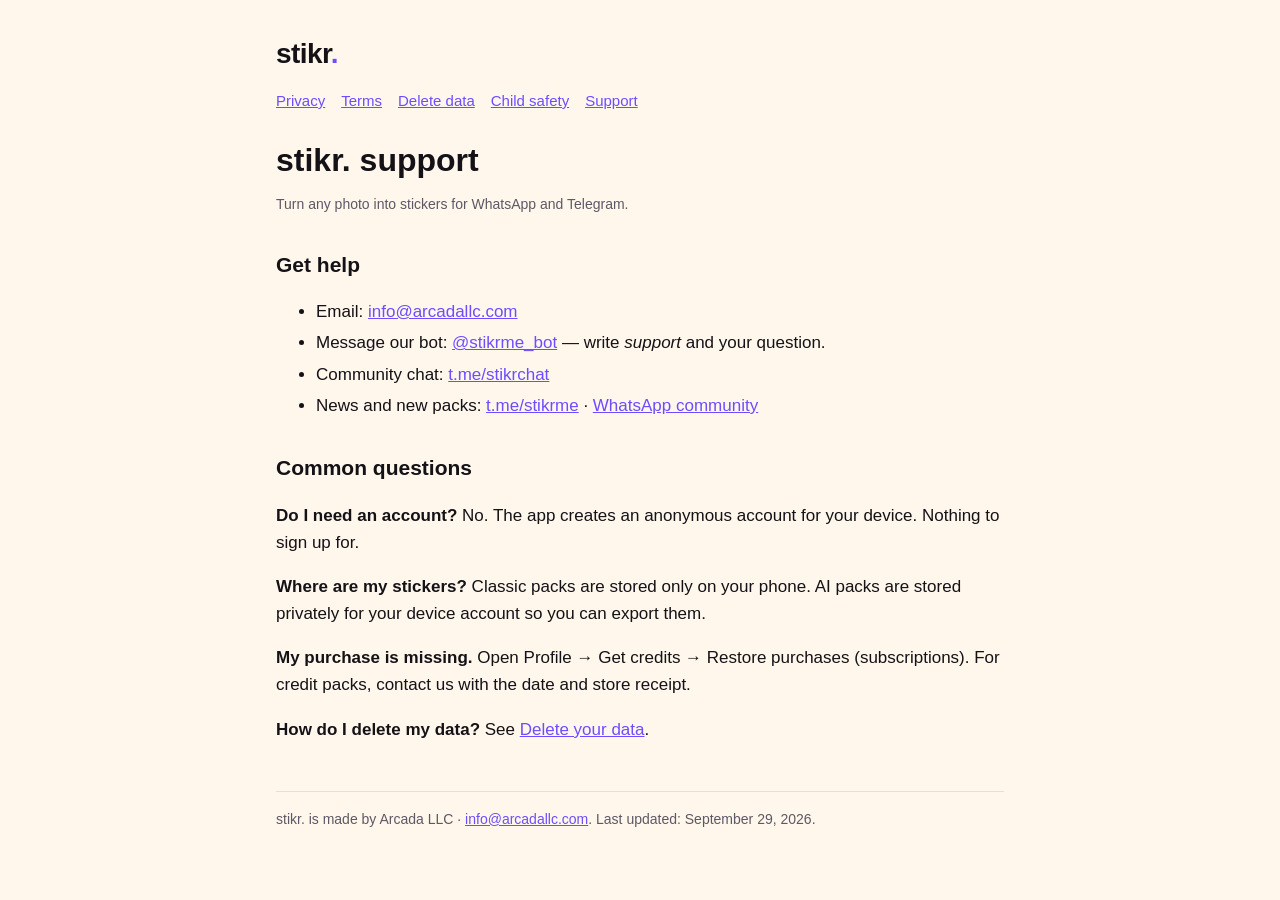
<file: index.html>
<!doctype html><html lang="en"><head><meta charset="utf-8"><meta name="viewport" content="width=device-width,initial-scale=1"><title>Support — stikr.</title><link rel="stylesheet" href="style.css"></head><body><main><header><a href="./">stikr<span>.</span></a></header><nav><a href="privacy.html">Privacy</a><a href="terms.html">Terms</a><a href="delete-data.html">Delete data</a><a href="child-safety.html">Child safety</a><a href="./">Support</a></nav>
<h1>stikr. support</h1><p class="meta">Turn any photo into stickers for WhatsApp and Telegram.</p>
<h2>Get help</h2><ul><li>Email: <a href="mailto:info@arcadallc.com">info@arcadallc.com</a></li><li>Message our bot: <a href="https://t.me/stikrme_bot">@stikrme_bot</a> — write <em>support</em> and your question.</li><li>Community chat: <a href="https://t.me/stikrchat">t.me/stikrchat</a></li><li>News and new packs: <a href="https://t.me/stikrme">t.me/stikrme</a> · <a href="https://chat.whatsapp.com/JNlnSFsBbLzDxJist9N4ZI">WhatsApp community</a></li></ul>
<h2>Common questions</h2><p><strong>Do I need an account?</strong> No. The app creates an anonymous account for your device. Nothing to sign up for.</p><p><strong>Where are my stickers?</strong> Classic packs are stored only on your phone. AI packs are stored privately for your device account so you can export them.</p><p><strong>My purchase is missing.</strong> Open Profile → Get credits → Restore purchases (subscriptions). For credit packs, contact us with the date and store receipt.</p><p><strong>How do I delete my data?</strong> See <a href="delete-data.html">Delete your data</a>.</p>
<footer>stikr. is made by Arcada LLC · <a href="mailto:info@arcadallc.com">info@arcadallc.com</a>. Last updated: September 29, 2026.</footer></main></body></html>
</file>
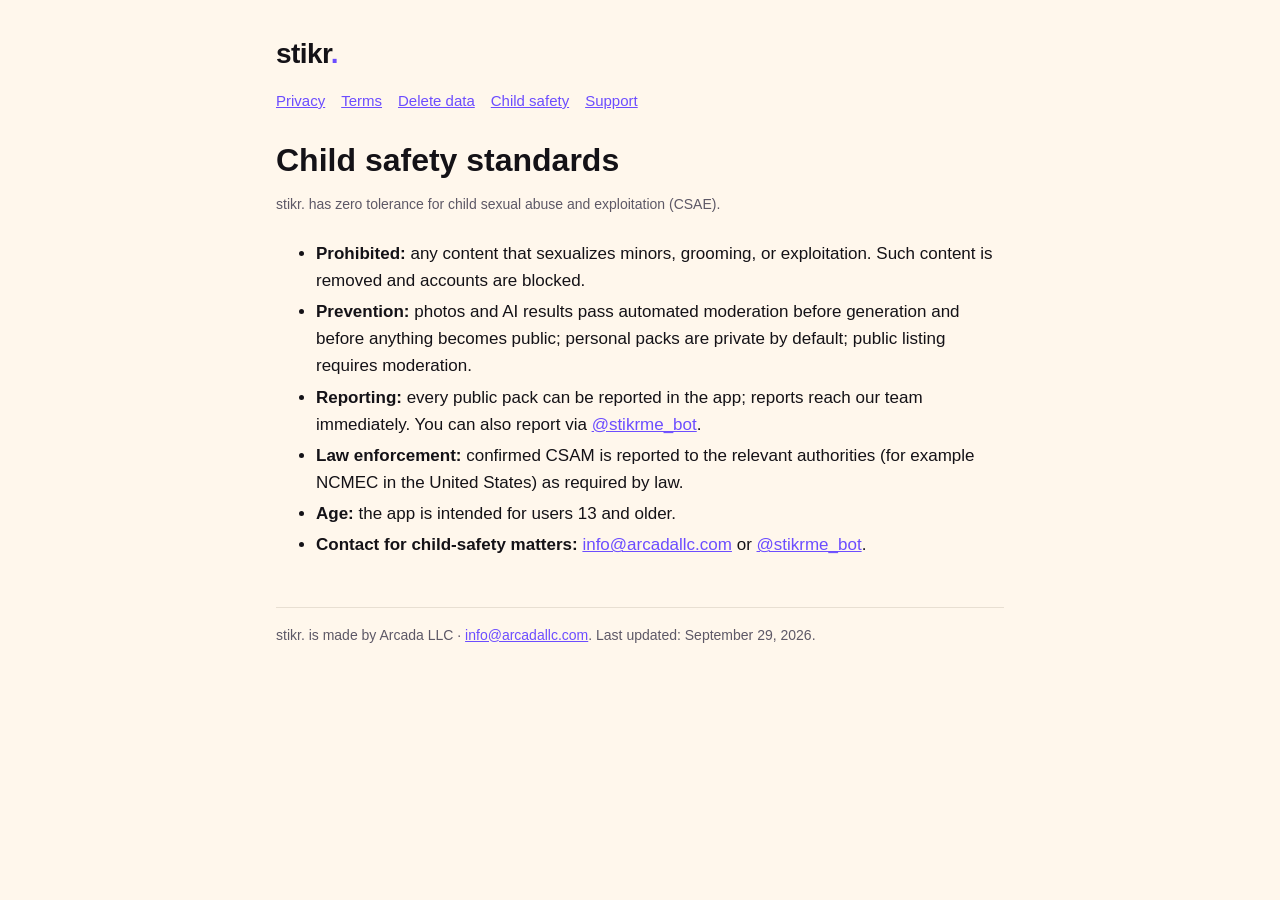
<file: child-safety.html>
<!doctype html><html lang="en"><head><meta charset="utf-8"><meta name="viewport" content="width=device-width,initial-scale=1"><title>Child safety standards — stikr.</title><link rel="stylesheet" href="style.css"></head><body><main><header><a href="./">stikr<span>.</span></a></header><nav><a href="privacy.html">Privacy</a><a href="terms.html">Terms</a><a href="delete-data.html">Delete data</a><a href="child-safety.html">Child safety</a><a href="./">Support</a></nav>
<h1>Child safety standards</h1><p class="meta">stikr. has zero tolerance for child sexual abuse and exploitation (CSAE).</p>
<ul><li><strong>Prohibited:</strong> any content that sexualizes minors, grooming, or exploitation. Such content is removed and accounts are blocked.</li><li><strong>Prevention:</strong> photos and AI results pass automated moderation before generation and before anything becomes public; personal packs are private by default; public listing requires moderation.</li><li><strong>Reporting:</strong> every public pack can be reported in the app; reports reach our team immediately. You can also report via <a href="https://t.me/stikrme_bot">@stikrme_bot</a>.</li><li><strong>Law enforcement:</strong> confirmed CSAM is reported to the relevant authorities (for example NCMEC in the United States) as required by law.</li><li><strong>Age:</strong> the app is intended for users 13 and older.</li><li><strong>Contact for child-safety matters:</strong> <a href="mailto:info@arcadallc.com?subject=Child%20safety">info@arcadallc.com</a> or <a href="https://t.me/stikrme_bot">@stikrme_bot</a>.</li></ul>
<footer>stikr. is made by Arcada LLC · <a href="mailto:info@arcadallc.com">info@arcadallc.com</a>. Last updated: September 29, 2026.</footer></main></body></html>
</file>
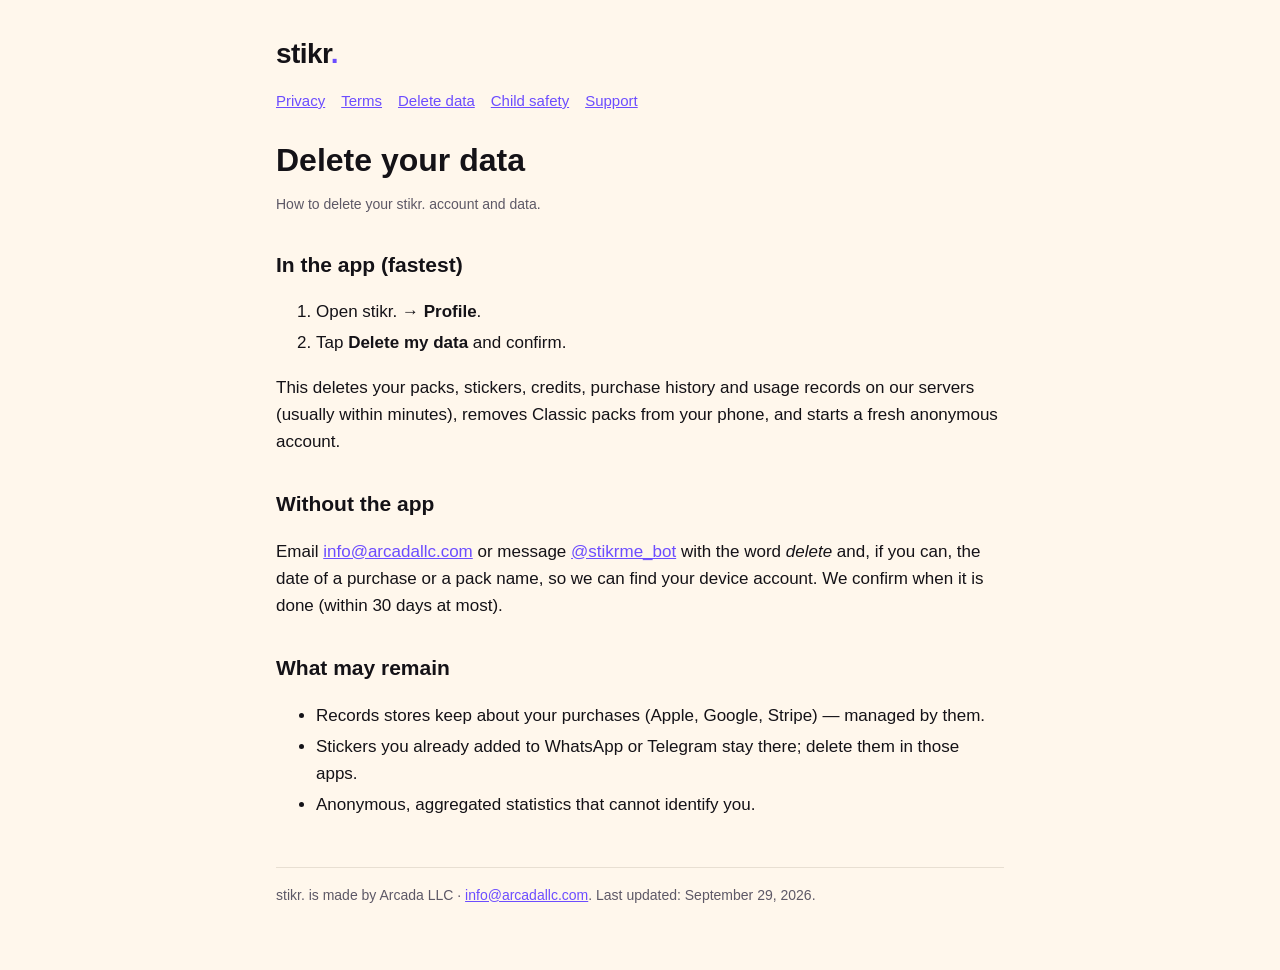
<file: delete-data.html>
<!doctype html><html lang="en"><head><meta charset="utf-8"><meta name="viewport" content="width=device-width,initial-scale=1"><title>Delete your data — stikr.</title><link rel="stylesheet" href="style.css"></head><body><main><header><a href="./">stikr<span>.</span></a></header><nav><a href="privacy.html">Privacy</a><a href="terms.html">Terms</a><a href="delete-data.html">Delete data</a><a href="child-safety.html">Child safety</a><a href="./">Support</a></nav>
<h1>Delete your data</h1><p class="meta">How to delete your stikr. account and data.</p>
<h2>In the app (fastest)</h2><ol><li>Open stikr. → <strong>Profile</strong>.</li><li>Tap <strong>Delete my data</strong> and confirm.</li></ol><p>This deletes your packs, stickers, credits, purchase history and usage records on our servers (usually within minutes), removes Classic packs from your phone, and starts a fresh anonymous account.</p>
<h2>Without the app</h2><p>Email <a href="mailto:info@arcadallc.com?subject=Delete%20my%20stikr.%20data">info@arcadallc.com</a> or message <a href="https://t.me/stikrme_bot">@stikrme_bot</a> with the word <em>delete</em> and, if you can, the date of a purchase or a pack name, so we can find your device account. We confirm when it is done (within 30 days at most).</p>
<h2>What may remain</h2><ul><li>Records stores keep about your purchases (Apple, Google, Stripe) — managed by them.</li><li>Stickers you already added to WhatsApp or Telegram stay there; delete them in those apps.</li><li>Anonymous, aggregated statistics that cannot identify you.</li></ul>
<footer>stikr. is made by Arcada LLC · <a href="mailto:info@arcadallc.com">info@arcadallc.com</a>. Last updated: September 29, 2026.</footer></main></body></html>
</file>
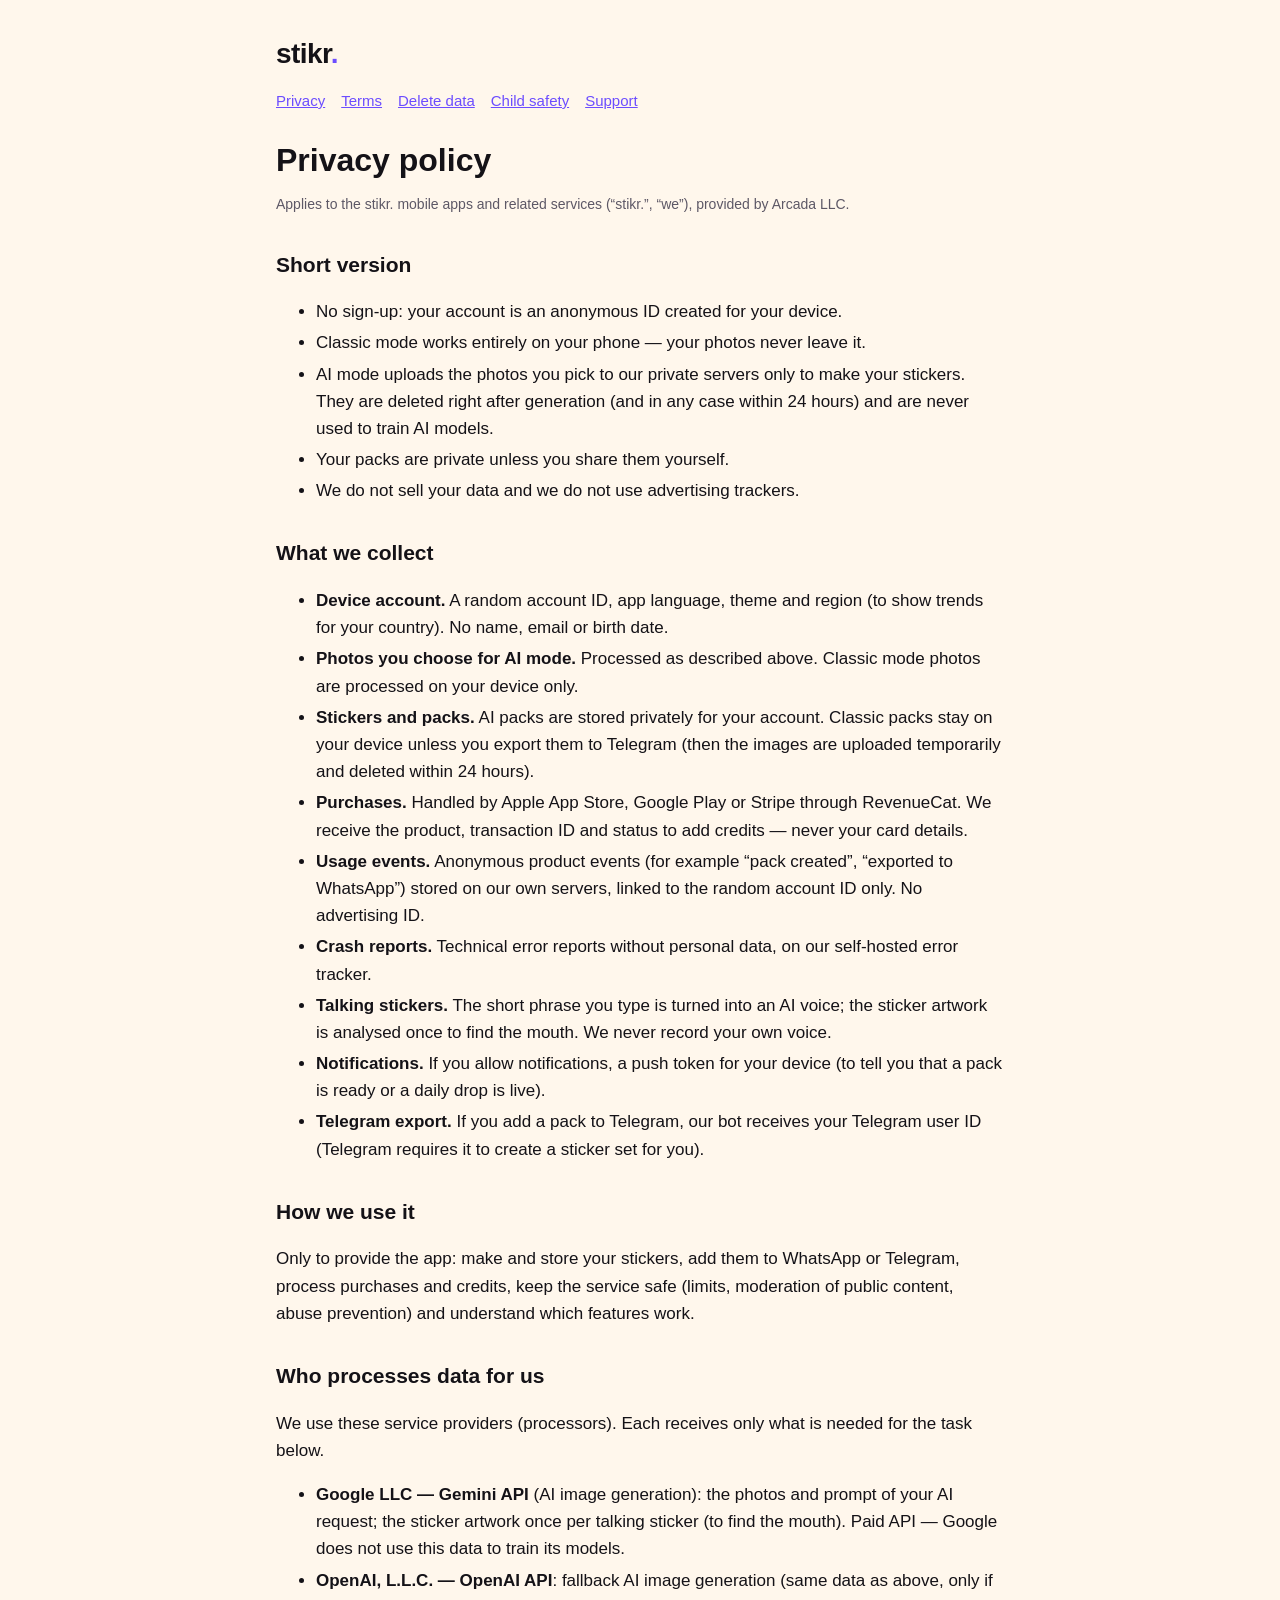
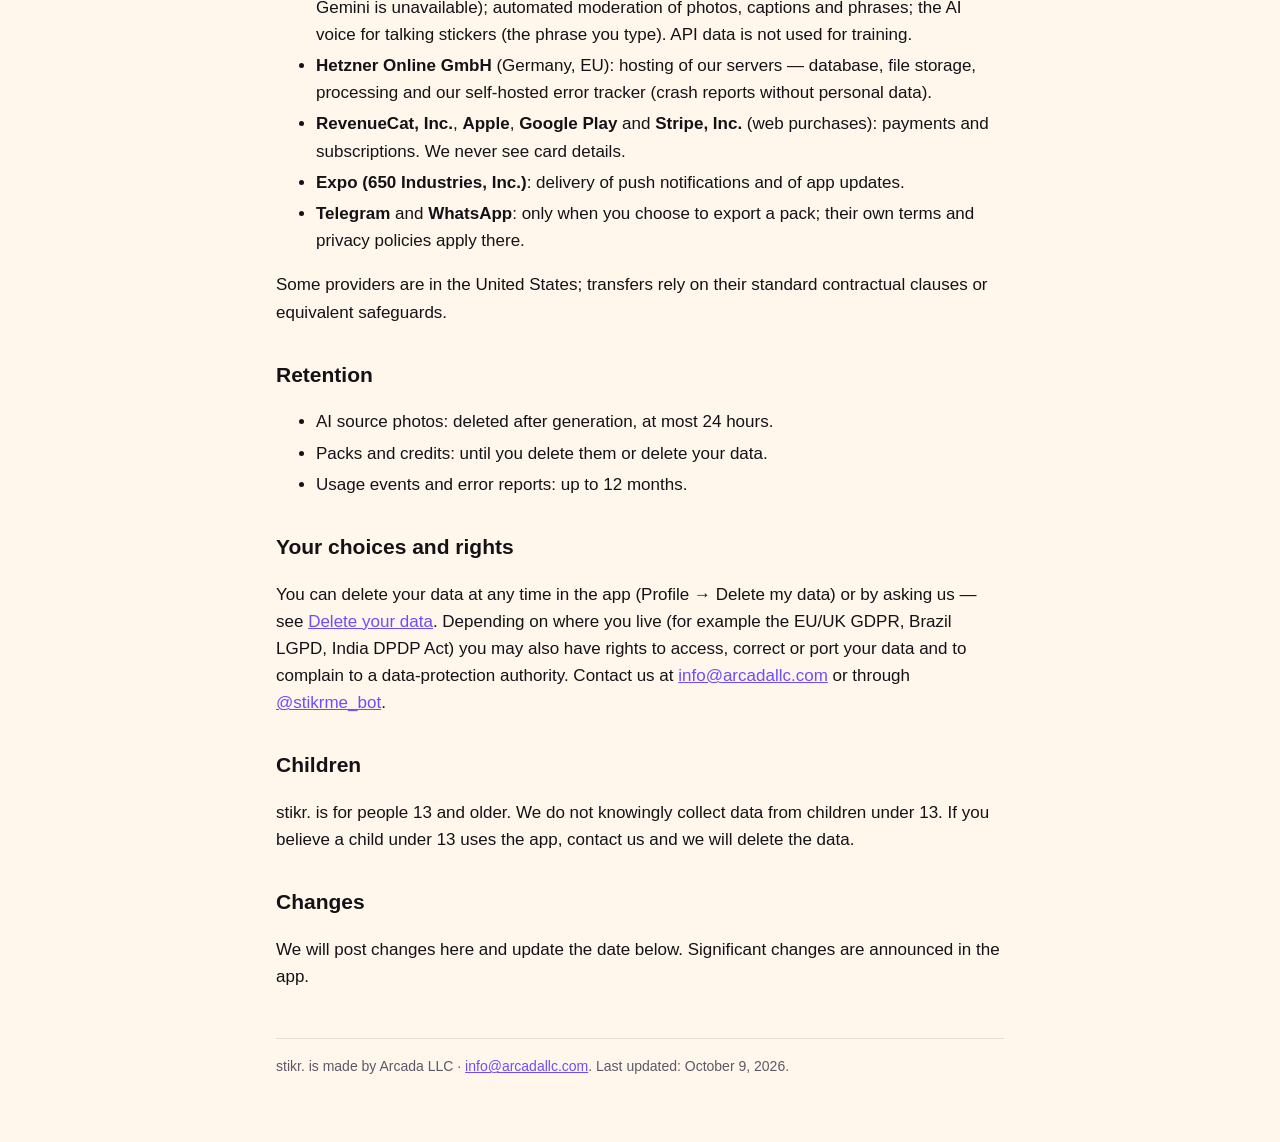
<file: privacy.html>
<!doctype html><html lang="en"><head><meta charset="utf-8"><meta name="viewport" content="width=device-width,initial-scale=1"><title>Privacy policy — stikr.</title><link rel="stylesheet" href="style.css"></head><body><main><header><a href="./">stikr<span>.</span></a></header><nav><a href="privacy.html">Privacy</a><a href="terms.html">Terms</a><a href="delete-data.html">Delete data</a><a href="child-safety.html">Child safety</a><a href="./">Support</a></nav>
<h1>Privacy policy</h1><p class="meta">Applies to the stikr. mobile apps and related services (“stikr.”, “we”), provided by Arcada LLC.</p>
<h2>Short version</h2><ul><li>No sign-up: your account is an anonymous ID created for your device.</li><li>Classic mode works entirely on your phone — your photos never leave it.</li><li>AI mode uploads the photos you pick to our private servers only to make your stickers. They are deleted right after generation (and in any case within 24 hours) and are never used to train AI models.</li><li>Your packs are private unless you share them yourself.</li><li>We do not sell your data and we do not use advertising trackers.</li></ul>
<h2>What we collect</h2><ul><li><strong>Device account.</strong> A random account ID, app language, theme and region (to show trends for your country). No name, email or birth date.</li><li><strong>Photos you choose for AI mode.</strong> Processed as described above. Classic mode photos are processed on your device only.</li><li><strong>Stickers and packs.</strong> AI packs are stored privately for your account. Classic packs stay on your device unless you export them to Telegram (then the images are uploaded temporarily and deleted within 24 hours).</li><li><strong>Purchases.</strong> Handled by Apple App Store, Google Play or Stripe through RevenueCat. We receive the product, transaction ID and status to add credits — never your card details.</li><li><strong>Usage events.</strong> Anonymous product events (for example “pack created”, “exported to WhatsApp”) stored on our own servers, linked to the random account ID only. No advertising ID.</li><li><strong>Crash reports.</strong> Technical error reports without personal data, on our self-hosted error tracker.</li><li><strong>Talking stickers.</strong> The short phrase you type is turned into an AI voice; the sticker artwork is analysed once to find the mouth. We never record your own voice.</li><li><strong>Notifications.</strong> If you allow notifications, a push token for your device (to tell you that a pack is ready or a daily drop is live).</li><li><strong>Telegram export.</strong> If you add a pack to Telegram, our bot receives your Telegram user ID (Telegram requires it to create a sticker set for you).</li></ul>
<h2>How we use it</h2><p>Only to provide the app: make and store your stickers, add them to WhatsApp or Telegram, process purchases and credits, keep the service safe (limits, moderation of public content, abuse prevention) and understand which features work.</p>
<h2>Who processes data for us</h2><p>We use these service providers (processors). Each receives only what is needed for the task below.</p><ul><li><strong>Google LLC — Gemini API</strong> (AI image generation): the photos and prompt of your AI request; the sticker artwork once per talking sticker (to find the mouth). Paid API — Google does not use this data to train its models.</li><li><strong>OpenAI, L.L.C. — OpenAI API</strong>: fallback AI image generation (same data as above, only if Gemini is unavailable); automated moderation of photos, captions and phrases; the AI voice for talking stickers (the phrase you type). API data is not used for training.</li><li><strong>Hetzner Online GmbH</strong> (Germany, EU): hosting of our servers — database, file storage, processing and our self-hosted error tracker (crash reports without personal data).</li><li><strong>RevenueCat, Inc.</strong>, <strong>Apple</strong>, <strong>Google Play</strong> and <strong>Stripe, Inc.</strong> (web purchases): payments and subscriptions. We never see card details.</li><li><strong>Expo (650 Industries, Inc.)</strong>: delivery of push notifications and of app updates.</li><li><strong>Telegram</strong> and <strong>WhatsApp</strong>: only when you choose to export a pack; their own terms and privacy policies apply there.</li></ul><p>Some providers are in the United States; transfers rely on their standard contractual clauses or equivalent safeguards.</p>
<h2>Retention</h2><ul><li>AI source photos: deleted after generation, at most 24 hours.</li><li>Packs and credits: until you delete them or delete your data.</li><li>Usage events and error reports: up to 12 months.</li></ul>
<h2>Your choices and rights</h2><p>You can delete your data at any time in the app (Profile → Delete my data) or by asking us — see <a href="delete-data.html">Delete your data</a>. Depending on where you live (for example the EU/UK GDPR, Brazil LGPD, India DPDP Act) you may also have rights to access, correct or port your data and to complain to a data-protection authority. Contact us at <a href="mailto:info@arcadallc.com">info@arcadallc.com</a> or through <a href="https://t.me/stikrme_bot">@stikrme_bot</a>.</p>
<h2>Children</h2><p>stikr. is for people 13 and older. We do not knowingly collect data from children under 13. If you believe a child under 13 uses the app, contact us and we will delete the data.</p>
<h2>Changes</h2><p>We will post changes here and update the date below. Significant changes are announced in the app.</p>
<footer>stikr. is made by Arcada LLC · <a href="mailto:info@arcadallc.com">info@arcadallc.com</a>. Last updated: October 9, 2026.</footer></main></body></html>
</file>
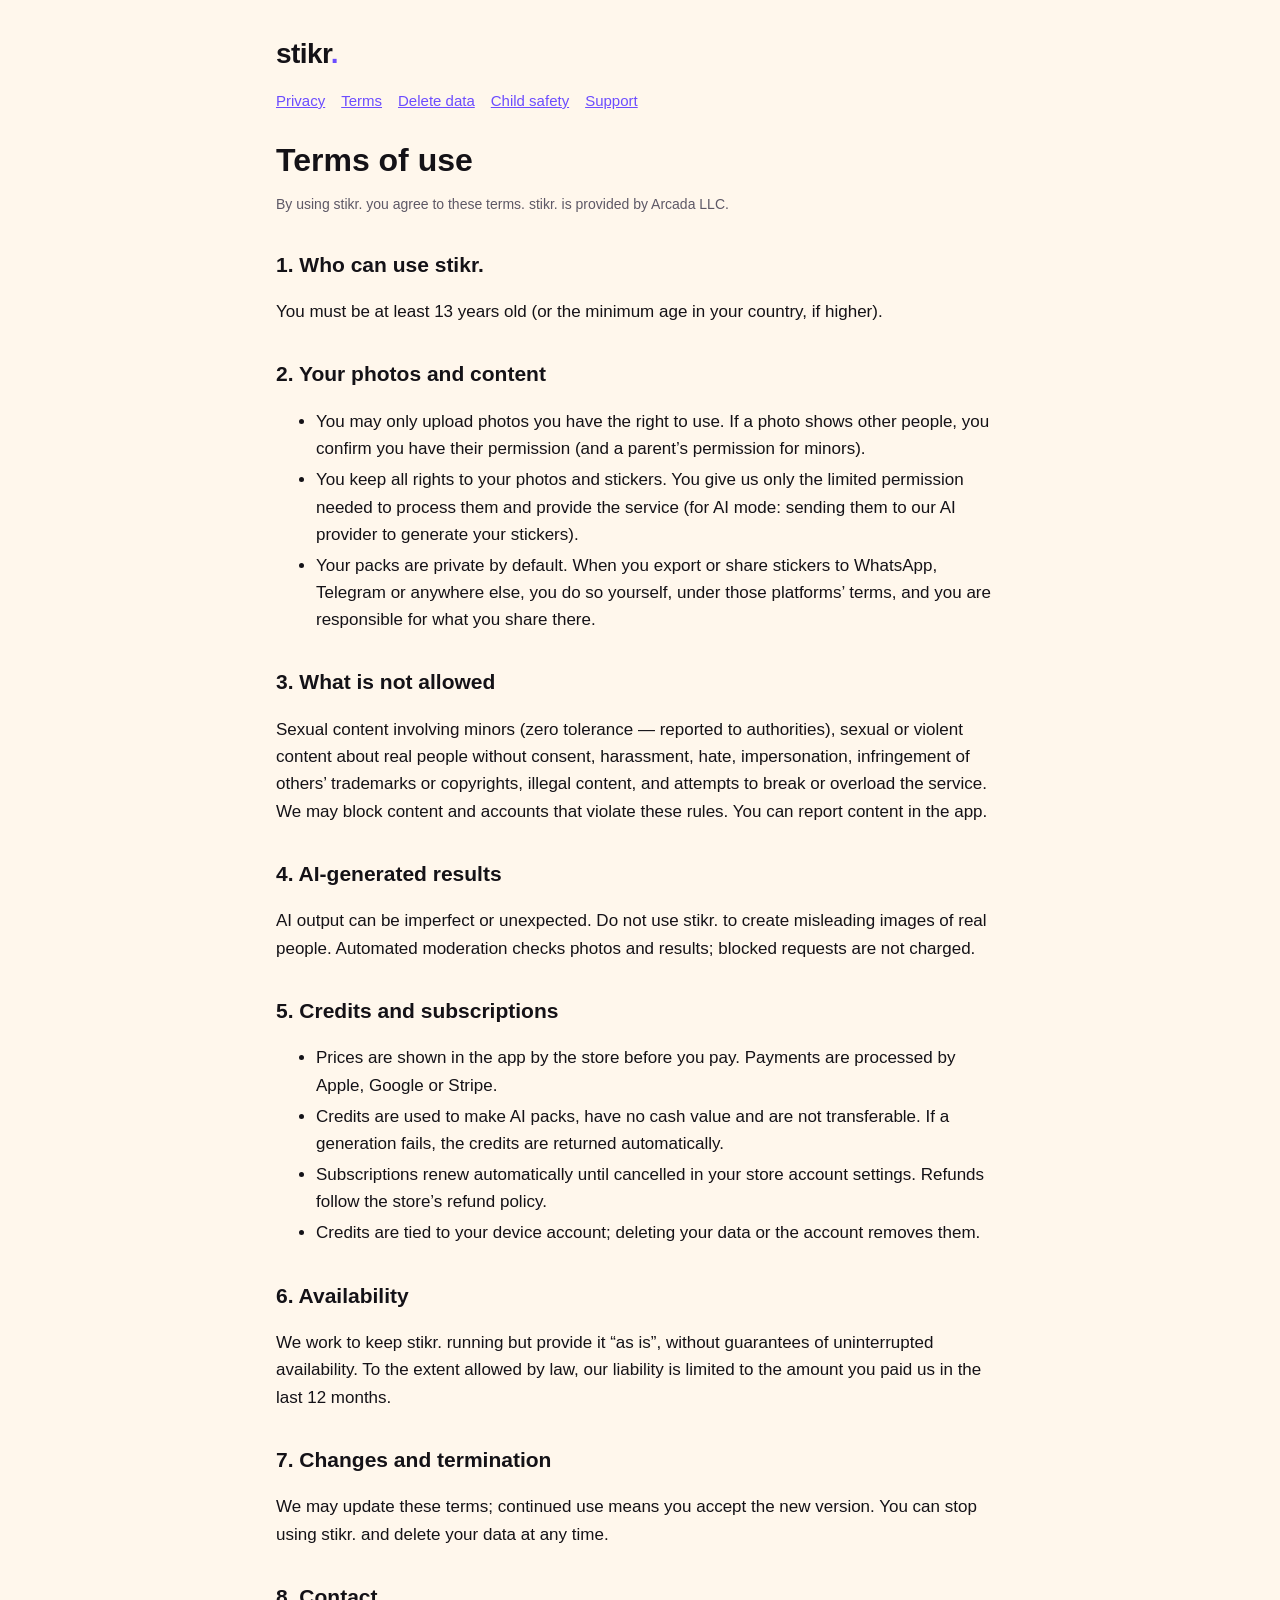
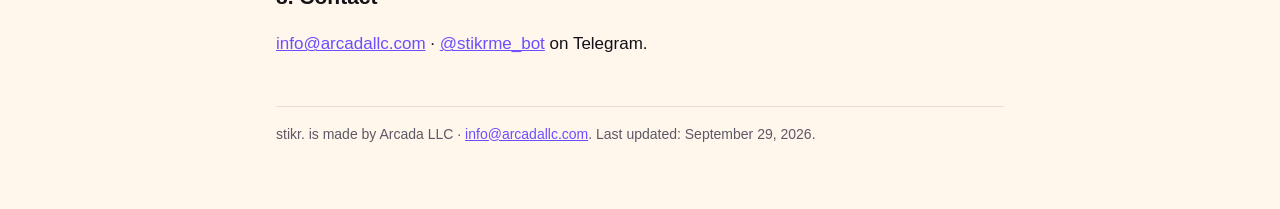
<file: terms.html>
<!doctype html><html lang="en"><head><meta charset="utf-8"><meta name="viewport" content="width=device-width,initial-scale=1"><title>Terms of use — stikr.</title><link rel="stylesheet" href="style.css"></head><body><main><header><a href="./">stikr<span>.</span></a></header><nav><a href="privacy.html">Privacy</a><a href="terms.html">Terms</a><a href="delete-data.html">Delete data</a><a href="child-safety.html">Child safety</a><a href="./">Support</a></nav>
<h1>Terms of use</h1><p class="meta">By using stikr. you agree to these terms. stikr. is provided by Arcada LLC.</p>
<h2>1. Who can use stikr.</h2><p>You must be at least 13 years old (or the minimum age in your country, if higher).</p>
<h2>2. Your photos and content</h2><ul><li>You may only upload photos you have the right to use. If a photo shows other people, you confirm you have their permission (and a parent’s permission for minors).</li><li>You keep all rights to your photos and stickers. You give us only the limited permission needed to process them and provide the service (for AI mode: sending them to our AI provider to generate your stickers).</li><li>Your packs are private by default. When you export or share stickers to WhatsApp, Telegram or anywhere else, you do so yourself, under those platforms’ terms, and you are responsible for what you share there.</li></ul>
<h2>3. What is not allowed</h2><p>Sexual content involving minors (zero tolerance — reported to authorities), sexual or violent content about real people without consent, harassment, hate, impersonation, infringement of others’ trademarks or copyrights, illegal content, and attempts to break or overload the service. We may block content and accounts that violate these rules. You can report content in the app.</p>
<h2>4. AI-generated results</h2><p>AI output can be imperfect or unexpected. Do not use stikr. to create misleading images of real people. Automated moderation checks photos and results; blocked requests are not charged.</p>
<h2>5. Credits and subscriptions</h2><ul><li>Prices are shown in the app by the store before you pay. Payments are processed by Apple, Google or Stripe.</li><li>Credits are used to make AI packs, have no cash value and are not transferable. If a generation fails, the credits are returned automatically.</li><li>Subscriptions renew automatically until cancelled in your store account settings. Refunds follow the store’s refund policy.</li><li>Credits are tied to your device account; deleting your data or the account removes them.</li></ul>
<h2>6. Availability</h2><p>We work to keep stikr. running but provide it “as is”, without guarantees of uninterrupted availability. To the extent allowed by law, our liability is limited to the amount you paid us in the last 12 months.</p>
<h2>7. Changes and termination</h2><p>We may update these terms; continued use means you accept the new version. You can stop using stikr. and delete your data at any time.</p>
<h2>8. Contact</h2><p><a href="mailto:info@arcadallc.com">info@arcadallc.com</a> · <a href="https://t.me/stikrme_bot">@stikrme_bot</a> on Telegram.</p>
<footer>stikr. is made by Arcada LLC · <a href="mailto:info@arcadallc.com">info@arcadallc.com</a>. Last updated: September 29, 2026.</footer></main></body></html>
</file>
<file: style.css>
:root { --bg: #FFF7EC; --text: #141217; --muted: #5d5866; --accent: #6C4DFF; --line: #e8dfd2; }
@media (prefers-color-scheme: dark) { :root { --bg: #0F0E13; --text: #F4F2EE; --muted: #a9a4b2; --accent: #C6FF3D; --line: #2a2733; } }
* { box-sizing: border-box; }
body { margin: 0; background: var(--bg); color: var(--text); font: 17px/1.6 -apple-system, BlinkMacSystemFont, "Segoe UI", Roboto, sans-serif; }
main { max-width: 760px; margin: 0 auto; padding: 32px 16px 64px; }
header a { color: var(--text); text-decoration: none; font-weight: 800; font-size: 28px; letter-spacing: -0.02em; }
header a span { color: var(--accent); }
nav { margin: 12px 0 28px; display: flex; flex-wrap: wrap; gap: 8px 16px; font-size: 15px; }
nav a, a { color: var(--accent); }
h1 { font-size: 32px; line-height: 1.2; margin: 0 0 4px; }
h2 { font-size: 21px; margin: 32px 0 8px; }
.meta { color: var(--muted); font-size: 14px; margin-bottom: 24px; }
li { margin: 4px 0; }
footer { margin-top: 48px; padding-top: 16px; border-top: 1px solid var(--line); color: var(--muted); font-size: 14px; }
</file>
